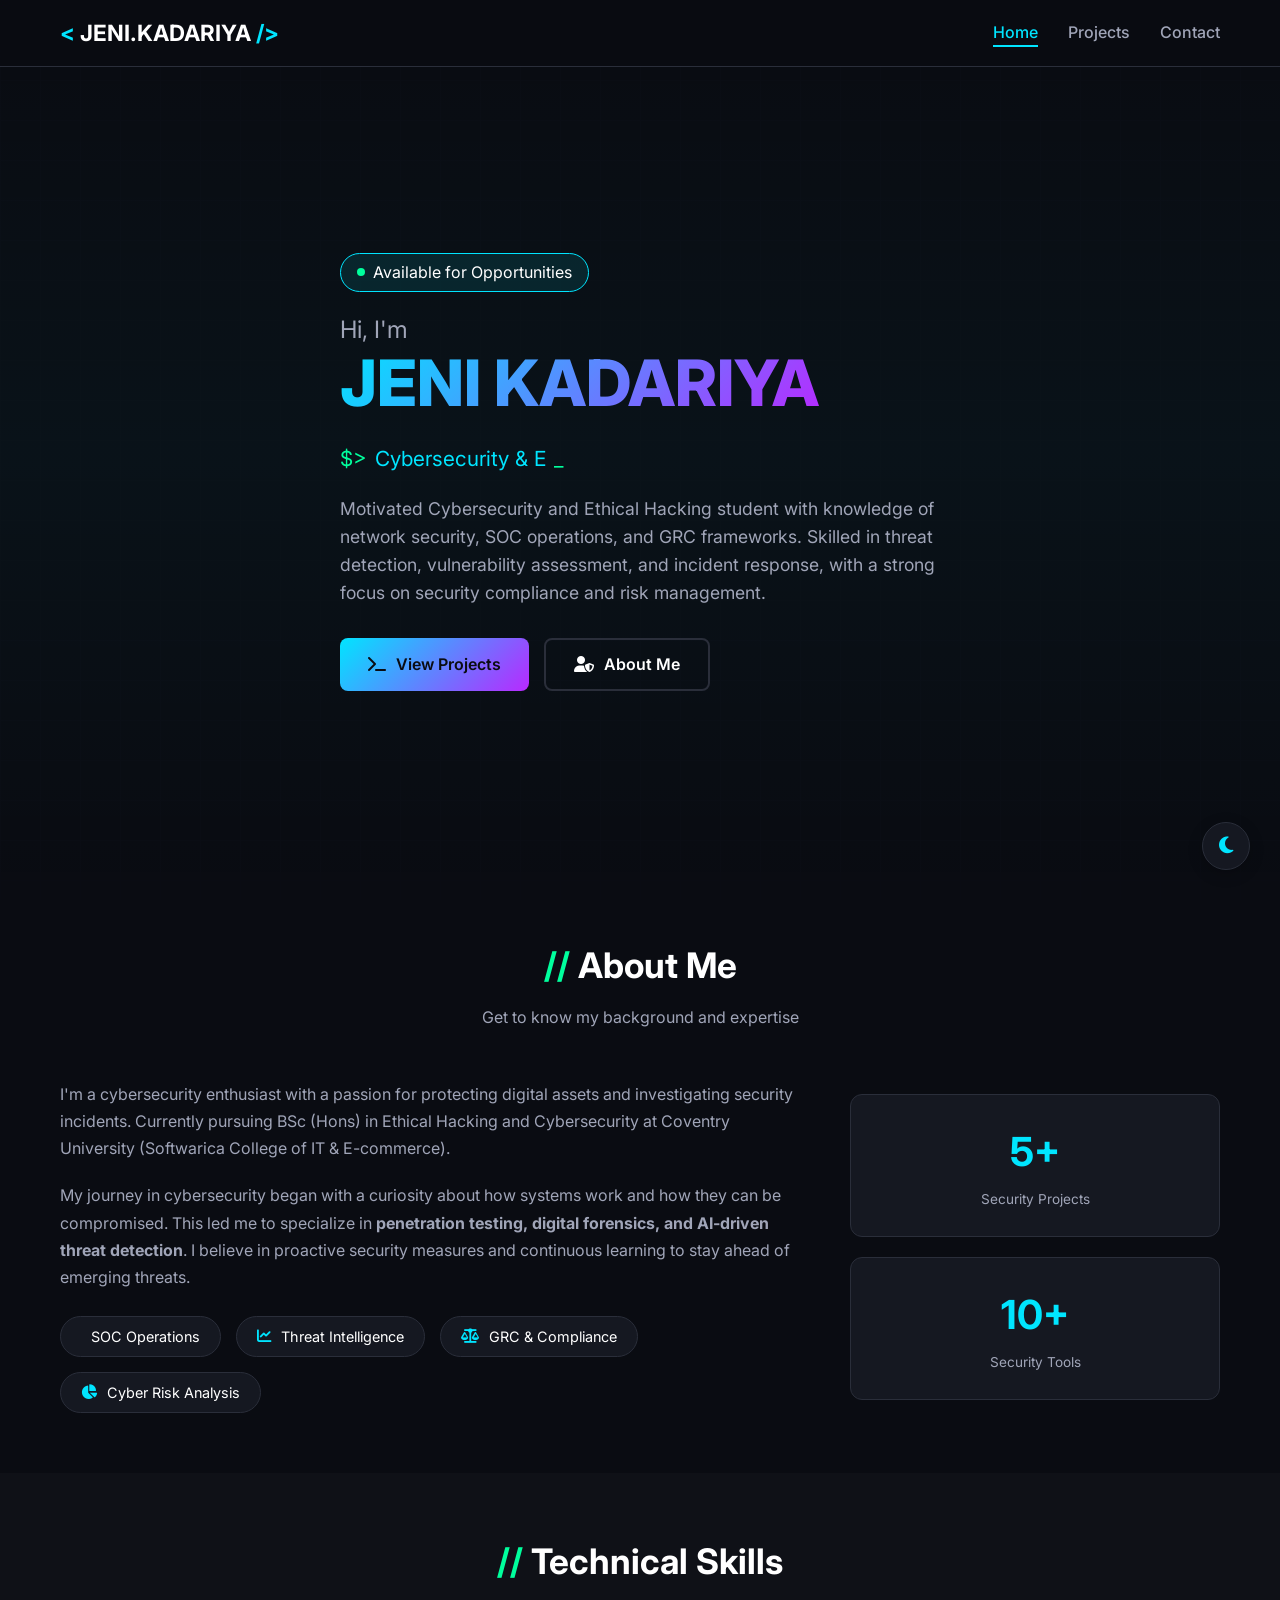
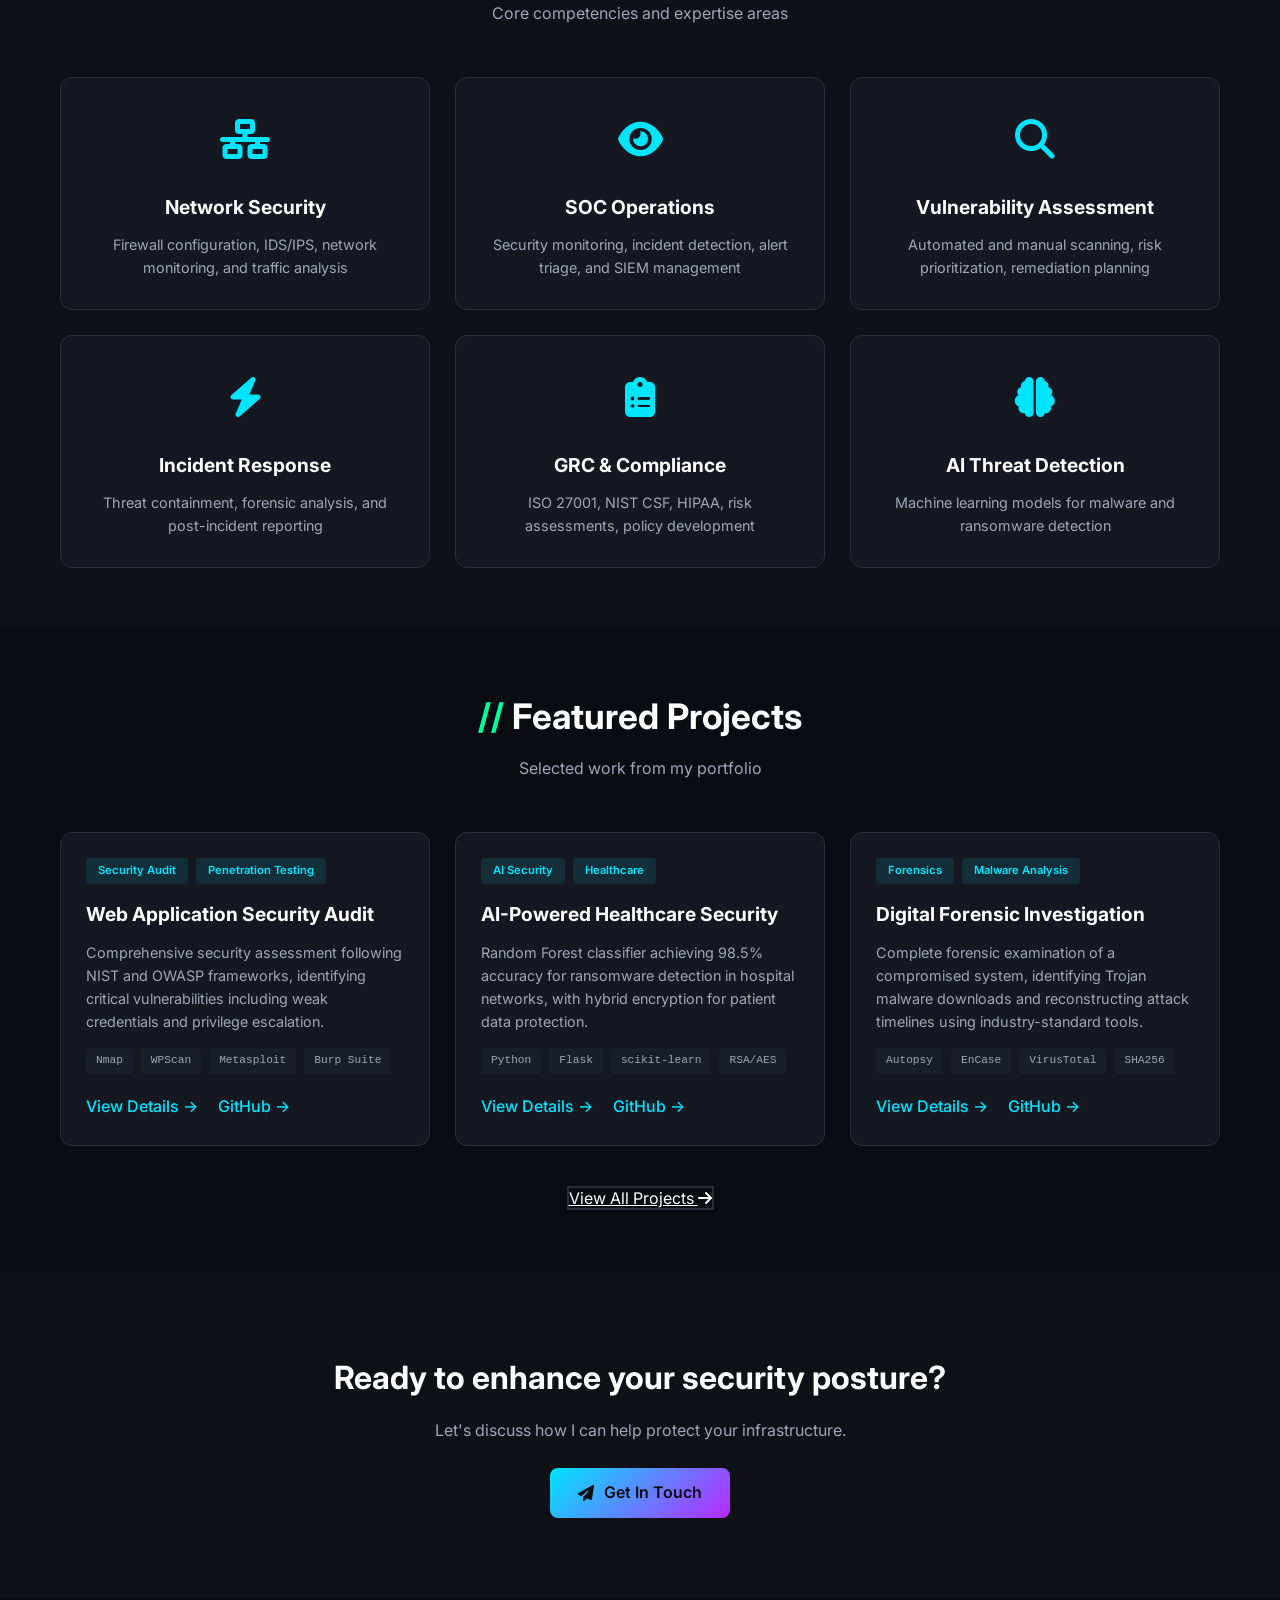
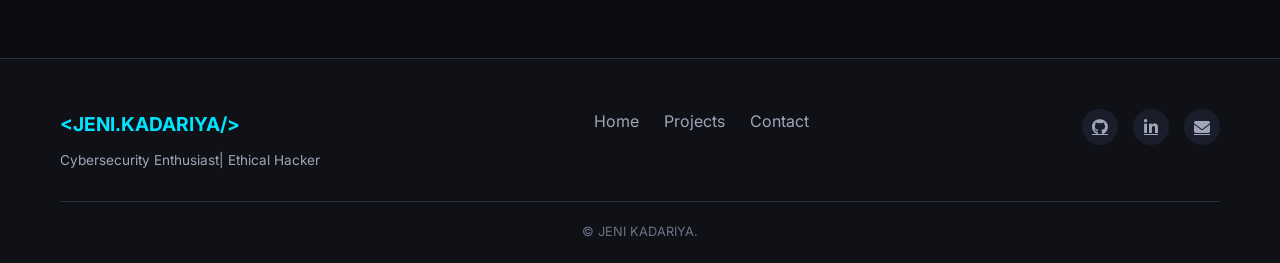
<file: index.html>
<!DOCTYPE html>
<html lang="en">
<head>
    <meta charset="UTF-8">
    <meta name="viewport" content="width=device-width, initial-scale=1.0">
    <title>JENI KADARIYA | Cybersecurity & Ethical Hacking</title>
    <link rel="stylesheet" href="assets/css/style.css">
    <link href="https://fonts.googleapis.com/css2?family=Inter:wght@300;400;500;600;700;800&display=swap" rel="stylesheet">
    <link rel="stylesheet" href="https://cdnjs.cloudflare.com/ajax/libs/font-awesome/6.5.1/css/all.min.css">
</head>
<body>

    <div class="cyber-bg">
        <div class="grid-overlay"></div>
        <div class="scan-line"></div>
    </div>

    <div class="theme-toggle">
        <button id="themeToggle" aria-label="Toggle theme">
            <i class="fas fa-moon"></i>
        </button>
    </div>

    <nav class="navbar" id="navbar">
        <div class="nav-container">
            <div class="logo">
                <a href="index.html">
                    <span class="logo-bracket">&lt;</span>
                    <span class="logo-text">JENI.KADARIYA</span>
                    <span class="logo-bracket">/&gt;</span>
                </a>
            </div>
            <div class="nav-toggle" id="navToggle">
                <span></span>
                <span></span>
                <span></span>
            </div>
            <ul class="nav-menu" id="navMenu">
                <li><a href="index.html" class="nav-link active">Home</a></li>
                <li><a href="projects.html" class="nav-link">Projects</a></li>
                <li><a href="contact.html" class="nav-link">Contact</a></li>
            </ul>
        </div>
    </nav>

    <main>
        <section class="hero">
            <div class="hero-container">
                <div class="status-badge">
                    <span class="status-dot"></span>
                    <span>Available for Opportunities</span>
                </div>
                <h1 class="hero-title">
                    <span class="greeting">Hi, I'm</span>
                    <span class="name">JENI KADARIYA</span>
                </h1>
                <div class="typing-wrapper">
                    <span class="typing-prefix">$></span>
                    <span class="typing-text" id="typingText"></span>
                    <span class="typing-cursor">_</span>
                </div>
                <p class="hero-description">
                    Motivated Cybersecurity and Ethical Hacking student with knowledge of network security, 
                    SOC operations, and GRC frameworks. Skilled in threat detection, vulnerability assessment, 
                    and incident response, with a strong focus on security compliance and risk management.
                </p>
                <div class="hero-buttons">
                    <a href="projects.html" class="btn btn-primary">
                        <i class="fas fa-terminal"></i>
                        View Projects
                    </a>
                    <a href="#about" class="btn btn-outline">
                        <i class="fas fa-user-shield"></i>
                        About Me
                    </a>
                </div>
            </div>
        </section>

        <section id="about" class="about-section">
            <div class="container">
                <div class="section-header">
                    <h2 class="section-title">
                        <span class="title-accent">//</span>
                        About Me
                    </h2>
                    <p class="section-subtitle">Get to know my background and expertise</p>
                </div>
                <div class="about-content">
                    <div class="about-text">
                        <p>I'm a cybersecurity enthusiast with a passion for protecting digital assets and investigating security incidents. Currently pursuing BSc (Hons) in Ethical Hacking and Cybersecurity at Coventry University (Softwarica College of IT & E-commerce).</p>
                        <p>My journey in cybersecurity began with a curiosity about how systems work and how they can be compromised. This led me to specialize in <strong>penetration testing, digital forensics, and AI-driven threat detection</strong>. I believe in proactive security measures and continuous learning to stay ahead of emerging threats.</p>
                        <div class="interests-grid">
                            <div class="interest-item">
                                <i class="fas fa-shield-haltered"></i>
                                <span>SOC Operations</span>
                            </div>
                            <div class="interest-item">
                                <i class="fas fa-chart-line"></i>
                                <span>Threat Intelligence</span>
                            </div>
                            <div class="interest-item">
                                <i class="fas fa-balance-scale"></i>
                                <span>GRC & Compliance</span>
                            </div>
                            <div class="interest-item">
                                <i class="fas fa-chart-pie"></i>
                                <span>Cyber Risk Analysis</span>
                            </div>
                        </div>
                    </div>
                    <div class="about-stats">
                        <div class="stat-card">
                            <div class="stat-number">5+</div>
                            <div class="stat-label">Security Projects</div>
                        </div>
                        <div class="stat-card">
                            <div class="stat-number">10+</div>
                            <div class="stat-label">Security Tools</div>
                        </div>
                    </div>
                </div>
            </div>
        </section>

        <section class="skills-section">
            <div class="container">
                <div class="section-header">
                    <h2 class="section-title">
                        <span class="title-accent">//</span>
                        Technical Skills
                    </h2>
                    <p class="section-subtitle">Core competencies and expertise areas</p>
                </div>
                <div class="skills-grid">
                    <div class="skill-card">
                        <div class="skill-icon">
                            <i class="fas fa-network-wired"></i>
                        </div>
                        <h3>Network Security</h3>
                        <p>Firewall configuration, IDS/IPS, network monitoring, and traffic analysis</p>
                    </div>
                    <div class="skill-card">
                        <div class="skill-icon">
                            <i class="fas fa-eye"></i>
                        </div>
                        <h3>SOC Operations</h3>
                        <p>Security monitoring, incident detection, alert triage, and SIEM management</p>
                    </div>
                    <div class="skill-card">
                        <div class="skill-icon">
                            <i class="fas fa-search"></i>
                        </div>
                        <h3>Vulnerability Assessment</h3>
                        <p>Automated and manual scanning, risk prioritization, remediation planning</p>
                    </div>
                    <div class="skill-card">
                        <div class="skill-icon">
                            <i class="fas fa-bolt"></i>
                        </div>
                        <h3>Incident Response</h3>
                        <p>Threat containment, forensic analysis, and post-incident reporting</p>
                    </div>
                    <div class="skill-card">
                        <div class="skill-icon">
                            <i class="fas fa-clipboard-list"></i>
                        </div>
                        <h3>GRC & Compliance</h3>
                        <p>ISO 27001, NIST CSF, HIPAA, risk assessments, policy development</p>
                    </div>
                    <div class="skill-card">
                        <div class="skill-icon">
                            <i class="fas fa-brain"></i>
                        </div>
                        <h3>AI Threat Detection</h3>
                        <p>Machine learning models for malware and ransomware detection</p>
                    </div>
                </div>
            </div>
        </section>

        <section class="featured-section">
            <div class="container">
                <div class="section-header">
                    <h2 class="section-title">
                        <span class="title-accent">//</span>
                        Featured Projects
                    </h2>
                    <p class="section-subtitle">Selected work from my portfolio</p>
                </div>
                <div class="projects-grid">
                    <div class="project-card">
                        <div class="project-tags">
                            <span class="tag">Security Audit</span>
                            <span class="tag">Penetration Testing</span>
                        </div>
                        <h3>Web Application Security Audit</h3>
                        <p>Comprehensive security assessment following NIST and OWASP frameworks, identifying critical vulnerabilities including weak credentials and privilege escalation.</p>
                        <div class="project-tech">
                            <span>Nmap</span>
                            <span>WPScan</span>
                            <span>Metasploit</span>
                            <span>Burp Suite</span>
                        </div>
                        <div class="project-links">
                            <a href="projects.html" class="btn-link">View Details →</a>
                            <a href="https://github.com/Jeni3579" target="_blank" class="btn-link">GitHub →</a>
                        </div>
                    </div>

                    <div class="project-card">
                        <div class="project-tags">
                            <span class="tag">AI Security</span>
                            <span class="tag">Healthcare</span>
                        </div>
                        <h3>AI-Powered Healthcare Security</h3>
                        <p>Random Forest classifier achieving 98.5% accuracy for ransomware detection in hospital networks, with hybrid encryption for patient data protection.</p>
                        <div class="project-tech">
                            <span>Python</span>
                            <span>Flask</span>
                            <span>scikit-learn</span>
                            <span>RSA/AES</span>
                        </div>
                        <div class="project-links">
                            <a href="projects.html" class="btn-link">View Details →</a>
                            <a href="https://github.com/Jeni3579" target="_blank" class="btn-link">GitHub →</a>
                        </div>
                    </div>

                    <div class="project-card">
                        <div class="project-tags">
                            <span class="tag">Forensics</span>
                            <span class="tag">Malware Analysis</span>
                        </div>
                        <h3>Digital Forensic Investigation</h3>
                        <p>Complete forensic examination of a compromised system, identifying Trojan malware downloads and reconstructing attack timelines using industry-standard tools.</p>
                        <div class="project-tech">
                            <span>Autopsy</span>
                            <span>EnCase</span>
                            <span>VirusTotal</span>
                            <span>SHA256</span>
                        </div>
                        <div class="project-links">
                            <a href="projects.html" class="btn-link">View Details →</a>
                            <a href="https://github.com/Jeni3579" target="_blank" class="btn-link">GitHub →</a>
                        </div>
                    </div>
                </div>
                <div class="view-all">
                    <a href="projects.html" class="btn-outline">
                        View All Projects
                        <i class="fas fa-arrow-right"></i>
                    </a>
                </div>
            </div>
        </section>

        <section class="cta-section">
            <div class="container">
                <div class="cta-content">
                    <h2>Ready to enhance your security posture?</h2>
                    <p>Let's discuss how I can help protect your infrastructure.</p>
                    <a href="contact.html" class="btn btn-primary">
                        <i class="fas fa-paper-plane"></i>
                        Get In Touch
                    </a>
                </div>
            </div>
        </section>
    </main>

    <footer class="footer">
        <div class="container">
            <div class="footer-content">
                <div class="footer-info">
                    <div class="footer-logo">
                        <span>&lt;JENI.KADARIYA/&gt;</span>
                    </div>
                    <p>Cybersecurity Enthusiast| Ethical Hacker</p>
                </div>
                <div class="footer-links">
                    <a href="index.html">Home</a>
                    <a href="projects.html">Projects</a>
                    <a href="contact.html">Contact</a>
                </div>
                <div class="footer-social">
                    <a href="https://github.com/Jeni3579" target="_blank"><i class="fab fa-github"></i></a>
                    <a href="https://www.linkedin.com/in/jeni-kadariya-0620a2279" target="_blank"><i class="fab fa-linkedin-in"></i></a>
                    <a href="mailto:kadariyajennie3579@gmail.com"><i class="fas fa-envelope"></i></a>
                </div>
            </div>
            <div class="footer-bottom">
                <p>&copy;  JENI KADARIYA.</p>
            </div>
        </div>
    </footer>

    <script src="assets/js/main.js"></script>
</body>
</html>
</file>
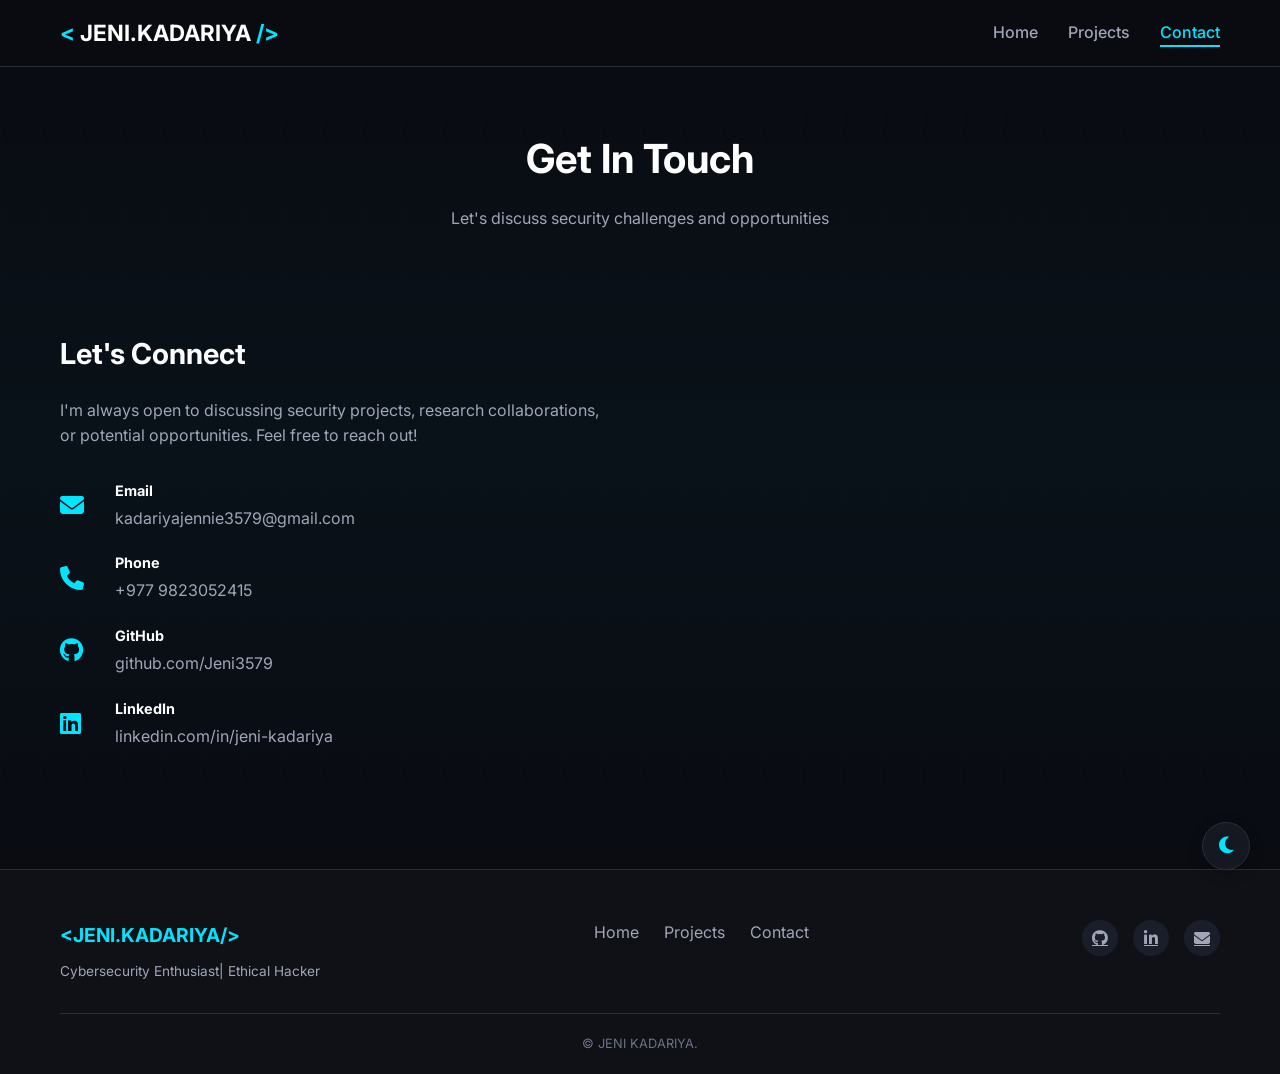
<file: contact.html>
<!DOCTYPE html>
<html lang="en">
<head>
    <meta charset="UTF-8">
    <meta name="viewport" content="width=device-width, initial-scale=1.0">
    <title>Contact | JENI KADARIYA - Cybersecurity Enthusiast</title>
    <link rel="stylesheet" href="assets/css/style.css">
    <link href="https://fonts.googleapis.com/css2?family=Inter:wght@300;400;500;600;700;800&display=swap" rel="stylesheet">
    <link rel="stylesheet" href="https://cdnjs.cloudflare.com/ajax/libs/font-awesome/6.5.1/css/all.min.css">
</head>
<body>
    
    <div class="cyber-bg">
        <div class="grid-overlay"></div>
        <div class="scan-line"></div>
    </div>

    
    <div class="theme-toggle">
        <button id="themeToggle" aria-label="Toggle theme">
            <i class="fas fa-moon"></i>
        </button>
    </div>

    <nav class="navbar" id="navbar">
        <div class="nav-container">
            <div class="logo">
                <a href="index.html">
                    <span class="logo-bracket">&lt;</span>
                    <span class="logo-text">JENI.KADARIYA</span>
                    <span class="logo-bracket">/&gt;</span>
                </a>
            </div>
            <div class="nav-toggle" id="navToggle">
                <span></span>
                <span></span>
                <span></span>
            </div>
            <ul class="nav-menu" id="navMenu">
                <li><a href="index.html" class="nav-link">Home</a></li>
                <li><a href="projects.html" class="nav-link">Projects</a></li>
                <li><a href="contact.html" class="nav-link active">Contact</a></li>
            </ul>
        </div>
    </nav>

    <main>
        <section class="page-header">
            <div class="container">
                <div class="page-header-content">
                    <h1>Get In Touch</h1>
                    <p>Let's discuss security challenges and opportunities</p>
                </div>
            </div>
        </section>

        <section class="contact-section">
            <div class="container">
                <div class="contact-wrapper">
                    <!-- Contact Info -->
                    <div class="contact-info">
                        <h2>Let's Connect</h2>
                        <p>I'm always open to discussing security projects, research collaborations, or potential opportunities. Feel free to reach out!</p>
                        
                        <div class="contact-details">
                            <div class="contact-item">
                                <i class="fas fa-envelope"></i>
                                <div>
                                    <h4>Email</h4>
                                    <a href="mailto:kadariyajennie3579@gmail.com">kadariyajennie3579@gmail.com</a>
                                </div>
                            </div>
                            <div class="contact-item">
                                <i class="fas fa-phone"></i>
                                <div>
                                    <h4>Phone</h4>
                                    <a href="tel:+9779823052415">+977 9823052415</a>
                                </div>
                            </div>
                            <div class="contact-item">
                                <i class="fab fa-github"></i>
                                <div>
                                    <h4>GitHub</h4>
                                    <a href="https://github.com/Jeni3579" target="_blank">github.com/Jeni3579</a>
                                </div>
                            </div>
                            <div class="contact-item">
                                <i class="fab fa-linkedin"></i>
                                <div>
                                    <h4>LinkedIn</h4>
                                    <a href="https://www.linkedin.com/in/jeni-kadariya-0620a2279" target="_blank">linkedin.com/in/jeni-kadariya</a>
                                </div>
                            </div>
                        </div>
                    </div>

                    
                </div>
            </div>
        </section>
    </main>

    <footer class="footer">
        <div class="container">
            <div class="footer-content">
                <div class="footer-info">
                    <div class="footer-logo">
                        <span>&lt;JENI.KADARIYA/&gt;</span>
                    </div>
                    <p>Cybersecurity Enthusiast| Ethical Hacker</p>
                </div>
                <div class="footer-links">
                    <a href="index.html">Home</a>
                    <a href="projects.html">Projects</a>
                    <a href="contact.html">Contact</a>
                </div>
                <div class="footer-social">
                    <a href="https://github.com/Jeni3579" target="_blank"><i class="fab fa-github"></i></a>
                    <a href="https://www.linkedin.com/in/jeni-kadariya-0620a2279" target="_blank"><i class="fab fa-linkedin-in"></i></a>
                    <a href="mailto:kadariyajennie3579@gmail.com"><i class="fas fa-envelope"></i></a>
                </div>
            </div>
            <div class="footer-bottom">
                <p>&copy;  JENI KADARIYA.</p>
            </div>
        </div>
    </footer>

    <script src="assets/js/main.js"></script>
</body>
</html>
</file>
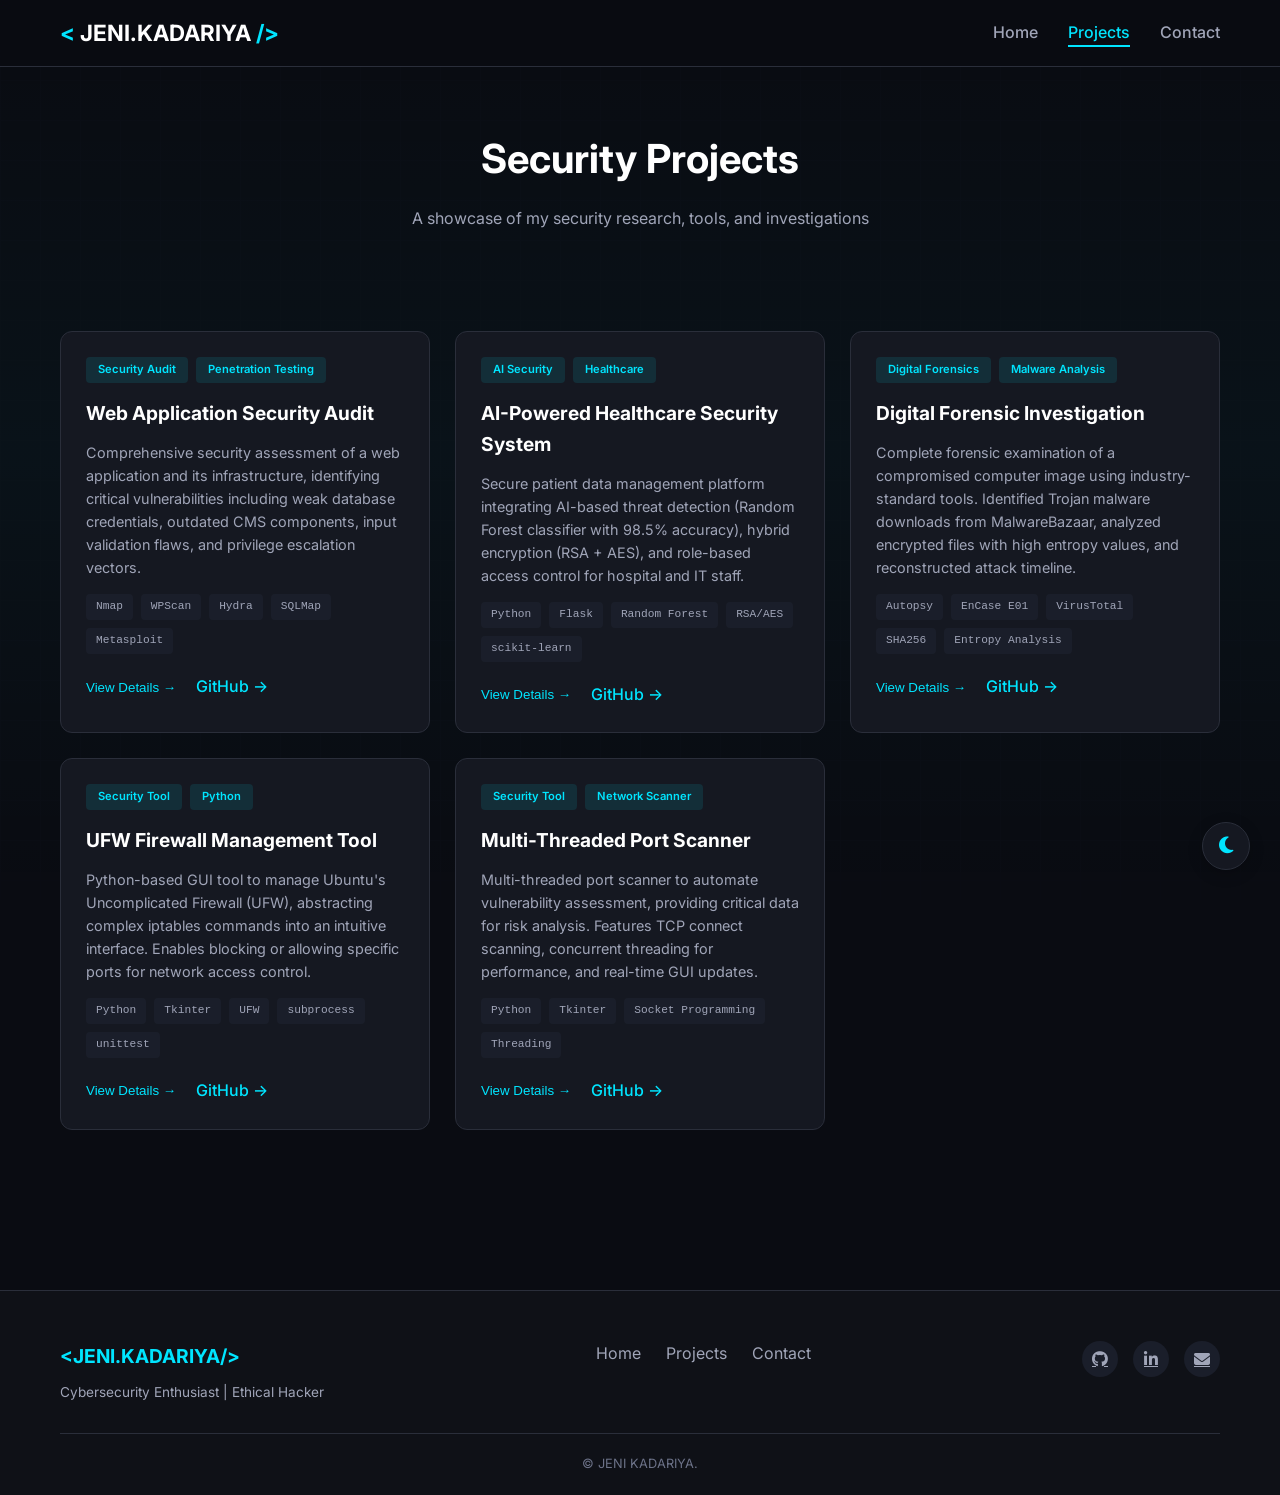
<file: projects.html>
<!DOCTYPE html>
<html lang="en">
<head>
    <meta charset="UTF-8">
    <meta name="viewport" content="width=device-width, initial-scale=1.0">
    <title>Projects | JENI KADARIYA - Cybersecurity Portfolio</title>
    <link rel="stylesheet" href="assets/css/style.css">
    <link href="https://fonts.googleapis.com/css2?family=Inter:wght@300;400;500;600;700;800&display=swap" rel="stylesheet">
    <link rel="stylesheet" href="https://cdnjs.cloudflare.com/ajax/libs/font-awesome/6.5.1/css/all.min.css">
</head>
<body>
  
    <div class="cyber-bg">
        <div class="grid-overlay"></div>
        <div class="scan-line"></div>
    </div>

    
    <div class="theme-toggle">
        <button id="themeToggle" aria-label="Toggle theme">
            <i class="fas fa-moon"></i>
        </button>
    </div>

    <nav class="navbar" id="navbar">
        <div class="nav-container">
            <div class="logo">
                <a href="index.html">
                    <span class="logo-bracket">&lt;</span>
                    <span class="logo-text">JENI.KADARIYA</span>
                    <span class="logo-bracket">/&gt;</span>
                </a>
            </div>
            <div class="nav-toggle" id="navToggle">
                <span></span>
                <span></span>
                <span></span>
            </div>
            <ul class="nav-menu" id="navMenu">
                <li><a href="index.html" class="nav-link">Home</a></li>
                <li><a href="projects.html" class="nav-link active">Projects</a></li>
                <li><a href="contact.html" class="nav-link">Contact</a></li>
            </ul>
        </div>
    </nav>

    <main>

        <section class="page-header">
            <div class="container">
                <div class="page-header-content">
                    <h1>Security Projects</h1>
                    <p>A showcase of my security research, tools, and investigations</p>
                </div>
            </div>
        </section>

        
        <section class="all-projects">
            <div class="container">
                <div class="projects-grid" id="projectsGrid">
                   
                    <div class="project-card" data-project="1">
                        <div class="project-tags">
                            <span class="tag">Security Audit</span>
                            <span class="tag">Penetration Testing</span>
                        </div>
                        <h3>Web Application Security Audit</h3>
                        <p>Comprehensive security assessment of a web application and its infrastructure, identifying critical vulnerabilities including weak database credentials, outdated CMS components, input validation flaws, and privilege escalation vectors.</p>
                        <div class="project-tech">
                            <span>Nmap</span>
                            <span>WPScan</span>
                            <span>Hydra</span>
                            <span>SQLMap</span>
                            <span>Metasploit</span>
                        </div>
                        <div class="project-links">
                            <button class="btn-link view-details" data-project="1">View Details →</button>
                            <a href="https://github.com/Jeni3579" target="_blank" class="btn-link">GitHub →</a>
                        </div>
                    </div>

                    
                    <div class="project-card" data-project="2">
                        <div class="project-tags">
                            <span class="tag">AI Security</span>
                            <span class="tag">Healthcare</span>
                        </div>
                        <h3>AI-Powered Healthcare Security System</h3>
                        <p>Secure patient data management platform integrating AI-based threat detection (Random Forest classifier with 98.5% accuracy), hybrid encryption (RSA + AES), and role-based access control for hospital and IT staff.</p>
                        <div class="project-tech">
                            <span>Python</span>
                            <span>Flask</span>
                            <span>Random Forest</span>
                            <span>RSA/AES</span>
                            <span>scikit-learn</span>
                        </div>
                        <div class="project-links">
                            <button class="btn-link view-details" data-project="2">View Details →</button>
                            <a href="https://github.com/Jeni3579" target="_blank" class="btn-link">GitHub →</a>
                        </div>
                    </div>

                   
                    <div class="project-card" data-project="3">
                        <div class="project-tags">
                            <span class="tag">Digital Forensics</span>
                            <span class="tag">Malware Analysis</span>
                        </div>
                        <h3>Digital Forensic Investigation</h3>
                        <p>Complete forensic examination of a compromised computer image using industry-standard tools. Identified Trojan malware downloads from MalwareBazaar, analyzed encrypted files with high entropy values, and reconstructed attack timeline.</p>
                        <div class="project-tech">
                            <span>Autopsy</span>
                            <span>EnCase E01</span>
                            <span>VirusTotal</span>
                            <span>SHA256</span>
                            <span>Entropy Analysis</span>
                        </div>
                        <div class="project-links">
                            <button class="btn-link view-details" data-project="3">View Details →</button>
                            <a href="https://github.com/Jeni3579" target="_blank" class="btn-link">GitHub →</a>
                        </div>
                    </div>

                    
                    <div class="project-card" data-project="4">
                        <div class="project-tags">
                            <span class="tag">Security Tool</span>
                            <span class="tag">Python</span>
                        </div>
                        <h3>UFW Firewall Management Tool</h3>
                        <p>Python-based GUI tool to manage Ubuntu's Uncomplicated Firewall (UFW), abstracting complex iptables commands into an intuitive interface. Enables blocking or allowing specific ports for network access control.</p>
                        <div class="project-tech">
                            <span>Python</span>
                            <span>Tkinter</span>
                            <span>UFW</span>
                            <span>subprocess</span>
                            <span>unittest</span>
                        </div>
                        <div class="project-links">
                            <button class="btn-link view-details" data-project="4">View Details →</button>
                            <a href="https://github.com/Jeni3579" target="_blank" class="btn-link">GitHub →</a>
                        </div>
                    </div>


                    <div class="project-card" data-project="5">
                        <div class="project-tags">
                            <span class="tag">Security Tool</span>
                            <span class="tag">Network Scanner</span>
                        </div>
                        <h3>Multi-Threaded Port Scanner</h3>
                        <p>Multi-threaded port scanner to automate vulnerability assessment, providing critical data for risk analysis. Features TCP connect scanning, concurrent threading for performance, and real-time GUI updates.</p>
                        <div class="project-tech">
                            <span>Python</span>
                            <span>Tkinter</span>
                            <span>Socket Programming</span>
                            <span>Threading</span>
                        </div>
                        <div class="project-links">
                            <button class="btn-link view-details" data-project="5">View Details →</button>
                            <a href="https://github.com/Jeni3579" target="_blank" class="btn-link">GitHub →</a>
                        </div>
                    </div>
                </div>
            </div>
        </section>
    </main>


    <div class="modal" id="projectModal">
        <div class="modal-content">
            <button class="modal-close">&times;</button>
            <div class="modal-body" id="modalBody"></div>
        </div>
    </div>

    <footer class="footer">
        <div class="container">
            <div class="footer-content">
                <div class="footer-info">
                    <div class="footer-logo">
                        <span>&lt;JENI.KADARIYA/&gt;</span>
                    </div>
                    <p>Cybersecurity Enthusiast | Ethical Hacker</p>
                </div>
                <div class="footer-links">
                    <a href="index.html">Home</a>
                    <a href="projects.html">Projects</a>
                    <a href="contact.html">Contact</a>
                </div>
                <div class="footer-social">
                    <a href="https://github.com/Jeni3579" target="_blank"><i class="fab fa-github"></i></a>
                    <a href="https://www.linkedin.com/in/jeni-kadariya-0620a2279" target="_blank"><i class="fab fa-linkedin-in"></i></a>
                    <a href="mailto:kadariyajennie3579@gmail.com"><i class="fas fa-envelope"></i></a>
                </div>
            </div>
            <div class="footer-bottom">
                <p>&copy; JENI KADARIYA. </p>
            </div>
        </div>
    </footer>

    <script src="assets/js/main.js"></script>
</body>
</html>
</file>
<file: assets/css/style.css>
/* ============================================
   JENI KADARIYA - Cybersecurity Portfolio
   SOC Dashboard Style - Modern Dark Theme
   ============================================ */

/* CSS Variables */
:root {
    /* Dark Theme (Default) */
    --bg-primary: #0a0c12;
    --bg-secondary: #0f1117;
    --bg-card: #151821;
    --bg-hover: #1a1e2a;
    --text-primary: #ffffff;
    --text-secondary: #a0a5b8;
    --text-muted: #6c7288;
    --accent-cyan: #00e5ff;
    --accent-purple: #b829ff;
    --accent-green: #00ff9d;
    --accent-blue: #3b82f6;
    --border-color: #2a2e3a;
    --glow-cyan: rgba(0, 229, 255, 0.15);
    --glow-purple: rgba(184, 41, 255, 0.15);
    --glow-green: rgba(0, 255, 157, 0.15);
    --danger: #ff4d4d;
    --success: #00ff9d;
    --warning: #ffaa00;
    --transition: all 0.3s ease;
}

/* Light Theme */
[data-theme="light"] {
    --bg-primary: #f0f2f8;
    --bg-secondary: #ffffff;
    --bg-card: #ffffff;
    --bg-hover: #e8ebf3;
    --text-primary: #1a1a2e;
    --text-secondary: #4a4a6a;
    --text-muted: #8a8aa0;
    --border-color: #e0e4ec;
}

* {
    margin: 0;
    padding: 0;
    box-sizing: border-box;
}

html {
    scroll-behavior: smooth;
}

body {
    font-family: 'Inter', sans-serif;
    background-color: var(--bg-primary);
    color: var(--text-primary);
    line-height: 1.6;
    transition: var(--transition);
    overflow-x: hidden;
}

.container {
    max-width: 1200px;
    margin: 0 auto;
    padding: 0 20px;
}

/* ============================================
   Cyber Background Animation
   ============================================ */
.cyber-bg {
    position: fixed;
    top: 0;
    left: 0;
    width: 100%;
    height: 100%;
    z-index: -2;
    overflow: hidden;
}

.grid-overlay {
    position: absolute;
    top: 0;
    left: 0;
    width: 100%;
    height: 100%;
    background-image: 
        linear-gradient(var(--border-color) 1px, transparent 1px),
        linear-gradient(90deg, var(--border-color) 1px, transparent 1px);
    background-size: 40px 40px;
    opacity: 0.04;
}

.scan-line {
    position: absolute;
    top: 0;
    left: 0;
    width: 100%;
    height: 100%;
    background: linear-gradient(180deg, transparent 0%, rgba(0, 229, 255, 0.03) 50%, transparent 100%);
    animation: scan 8s linear infinite;
    pointer-events: none;
}

@keyframes scan {
    0% { transform: translateY(-100%); }
    100% { transform: translateY(100%); }
}

/* ============================================
   Theme Toggle
   ============================================ */
.theme-toggle {
    position: fixed;
    bottom: 30px;
    right: 30px;
    z-index: 1000;
}

.theme-toggle button {
    width: 48px;
    height: 48px;
    border-radius: 50%;
    background: var(--bg-card);
    border: 1px solid var(--border-color);
    color: var(--accent-cyan);
    cursor: pointer;
    font-size: 1.2rem;
    transition: var(--transition);
    box-shadow: 0 4px 15px rgba(0, 0, 0, 0.2);
}

.theme-toggle button:hover {
    transform: scale(1.1);
    border-color: var(--accent-cyan);
    box-shadow: 0 0 20px var(--glow-cyan);
}

/* ============================================
   Navigation
   ============================================ */
.navbar {
    position: sticky;
    top: 0;
    z-index: 999;
    background: rgba(10, 12, 18, 0.95);
    backdrop-filter: blur(10px);
    border-bottom: 1px solid var(--border-color);
    padding: 15px 0;
    transition: var(--transition);
}

[data-theme="light"] .navbar {
    background: rgba(255, 255, 255, 0.95);
}

.nav-container {
    max-width: 1200px;
    margin: 0 auto;
    padding: 0 20px;
    display: flex;
    justify-content: space-between;
    align-items: center;
}

.logo a {
    text-decoration: none;
    font-size: 1.4rem;
    font-weight: 700;
}

.logo-bracket {
    color: var(--accent-cyan);
}

.logo-text {
    color: var(--text-primary);
}

.nav-menu {
    display: flex;
    gap: 30px;
    list-style: none;
}

.nav-link {
    text-decoration: none;
    color: var(--text-secondary);
    font-weight: 500;
    transition: var(--transition);
    position: relative;
}

.nav-link:hover,
.nav-link.active {
    color: var(--accent-cyan);
}

.nav-link::after {
    content: '';
    position: absolute;
    bottom: -5px;
    left: 0;
    width: 0;
    height: 2px;
    background: var(--accent-cyan);
    transition: var(--transition);
}

.nav-link:hover::after,
.nav-link.active::after {
    width: 100%;
}

.nav-toggle {
    display: none;
    flex-direction: column;
    gap: 6px;
    cursor: pointer;
}

.nav-toggle span {
    width: 25px;
    height: 2px;
    background: var(--text-primary);
    transition: var(--transition);
}

/* ============================================
   Buttons
   ============================================ */
.btn {
    display: inline-flex;
    align-items: center;
    gap: 10px;
    padding: 12px 28px;
    border-radius: 8px;
    text-decoration: none;
    font-weight: 600;
    transition: var(--transition);
    cursor: pointer;
    border: none;
    font-family: inherit;
}

.btn-primary {
    background: linear-gradient(135deg, var(--accent-cyan), var(--accent-purple));
    color: var(--bg-primary);
}

.btn-primary:hover {
    transform: translateY(-2px);
    box-shadow: 0 5px 20px var(--glow-cyan);
}

.btn-outline {
    background: transparent;
    border: 2px solid var(--border-color);
    color: var(--text-primary);
}

.btn-outline:hover {
    border-color: var(--accent-cyan);
    color: var(--accent-cyan);
    transform: translateY(-2px);
}

.btn-link {
    background: none;
    border: none;
    color: var(--accent-cyan);
    text-decoration: none;
    font-weight: 500;
    cursor: pointer;
    transition: var(--transition);
}

.btn-link:hover {
    color: var(--accent-purple);
    transform: translateX(5px);
}

/* ============================================
   Hero Section
   ============================================ */
.hero {
    min-height: 90vh;
    display: flex;
    align-items: center;
    padding: 80px 0;
}

.hero-container {
    max-width: 1200px;
    margin: 0 auto;
    padding: 0 20px;
}

.status-badge {
    display: inline-flex;
    align-items: center;
    gap: 8px;
    background: rgba(0, 229, 255, 0.1);
    border: 1px solid var(--accent-cyan);
    border-radius: 50px;
    padding: 6px 16px;
    margin-bottom: 24px;
}

.status-dot {
    width: 8px;
    height: 8px;
    background: var(--success);
    border-radius: 50%;
    animation: pulse 1.5s infinite;
}

@keyframes pulse {
    0%, 100% { opacity: 1; transform: scale(1); }
    50% { opacity: 0.5; transform: scale(1.2); }
}

.hero-title {
    font-size: 4rem;
    font-weight: 800;
    margin-bottom: 20px;
    line-height: 1.2;
}

.greeting {
    display: block;
    font-size: 1.5rem;
    color: var(--text-secondary);
    font-weight: 400;
}

.name {
    background: linear-gradient(135deg, var(--accent-cyan), var(--accent-purple));
    -webkit-background-clip: text;
    background-clip: text;
    color: transparent;
}

.typing-wrapper {
    display: flex;
    align-items: center;
    gap: 8px;
    margin-bottom: 20px;
    font-size: 1.3rem;
}

.typing-prefix {
    color: var(--accent-green);
}

.typing-text {
    color: var(--accent-cyan);
}

.typing-cursor {
    color: var(--accent-green);
    animation: blink 1s infinite;
}

@keyframes blink {
    0%, 100% { opacity: 1; }
    50% { opacity: 0; }
}

.hero-description {
    font-size: 1.1rem;
    color: var(--text-secondary);
    max-width: 600px;
    margin-bottom: 30px;
}

.hero-buttons {
    display: flex;
    gap: 15px;
    flex-wrap: wrap;
}

/* ============================================
   Section Styles
   ============================================ */
.section-header {
    text-align: center;
    margin-bottom: 50px;
}

.section-title {
    font-size: 2.2rem;
    font-weight: 700;
    margin-bottom: 12px;
}

.title-accent {
    color: var(--accent-green);
}

.section-subtitle {
    color: var(--text-secondary);
    font-size: 1rem;
}

/* About Section */
.about-section {
    padding: 60px 0;
}

.about-content {
    display: grid;
    grid-template-columns: 2fr 1fr;
    gap: 50px;
    align-items: center;
}

.about-text p {
    color: var(--text-secondary);
    margin-bottom: 20px;
    line-height: 1.7;
}

.interests-grid {
    display: flex;
    flex-wrap: wrap;
    gap: 15px;
    margin-top: 25px;
}

.interest-item {
    display: flex;
    align-items: center;
    gap: 10px;
    background: var(--bg-card);
    border: 1px solid var(--border-color);
    border-radius: 50px;
    padding: 8px 20px;
    font-size: 0.9rem;
    transition: var(--transition);
}

.interest-item i {
    color: var(--accent-cyan);
}

.interest-item:hover {
    border-color: var(--accent-cyan);
    transform: translateY(-2px);
}

.about-stats {
    display: flex;
    flex-direction: column;
    gap: 20px;
}

.stat-card {
    background: var(--bg-card);
    border: 1px solid var(--border-color);
    border-radius: 12px;
    padding: 25px;
    text-align: center;
    transition: var(--transition);
}

.stat-card:hover {
    border-color: var(--accent-cyan);
    transform: translateY(-3px);
}

.stat-number {
    font-size: 2.5rem;
    font-weight: 700;
    color: var(--accent-cyan);
}

.stat-label {
    font-size: 0.85rem;
    color: var(--text-secondary);
    margin-top: 5px;
}

/* Skills Section */
.skills-section {
    padding: 60px 0;
    background: var(--bg-secondary);
}

.skills-grid {
    display: grid;
    grid-template-columns: repeat(auto-fit, minmax(300px, 1fr));
    gap: 25px;
}

.skill-card {
    background: var(--bg-card);
    border: 1px solid var(--border-color);
    border-radius: 12px;
    padding: 30px;
    text-align: center;
    transition: var(--transition);
}

.skill-card:hover {
    transform: translateY(-5px);
    border-color: var(--accent-cyan);
    box-shadow: 0 10px 30px var(--glow-cyan);
}

.skill-icon {
    font-size: 2.5rem;
    color: var(--accent-cyan);
    margin-bottom: 20px;
}

.skill-card h3 {
    font-size: 1.2rem;
    margin-bottom: 10px;
}

.skill-card p {
    color: var(--text-secondary);
    font-size: 0.9rem;
    line-height: 1.6;
}

/* Featured Projects */
.featured-section {
    padding: 60px 0;
}

.projects-grid {
    display: grid;
    grid-template-columns: repeat(auto-fit, minmax(350px, 1fr));
    gap: 25px;
    margin-bottom: 40px;
}

.project-card {
    background: var(--bg-card);
    border: 1px solid var(--border-color);
    border-radius: 12px;
    padding: 25px;
    transition: var(--transition);
}

.project-card:hover {
    transform: translateY(-5px);
    border-color: var(--accent-cyan);
    box-shadow: 0 10px 30px var(--glow-cyan);
}

.project-tags {
    display: flex;
    flex-wrap: wrap;
    gap: 8px;
    margin-bottom: 15px;
}

.tag {
    background: rgba(0, 229, 255, 0.1);
    color: var(--accent-cyan);
    padding: 4px 12px;
    border-radius: 4px;
    font-size: 0.7rem;
    font-weight: 600;
}

.project-card h3 {
    font-size: 1.2rem;
    margin-bottom: 12px;
}

.project-card p {
    color: var(--text-secondary);
    font-size: 0.9rem;
    margin-bottom: 15px;
    line-height: 1.6;
}

.project-tech {
    display: flex;
    flex-wrap: wrap;
    gap: 8px;
    margin-bottom: 20px;
}

.project-tech span {
    background: var(--bg-hover);
    padding: 4px 10px;
    border-radius: 4px;
    font-size: 0.7rem;
    font-family: monospace;
    color: var(--text-secondary);
}

.project-links {
    display: flex;
    gap: 20px;
}

.view-all {
    text-align: center;
    margin-top: 20px;
}

/* CTA Section */
.cta-section {
    padding: 80px 0;
    text-align: center;
    background: var(--bg-secondary);
}

.cta-content h2 {
    font-size: 2rem;
    margin-bottom: 15px;
}

.cta-content p {
    color: var(--text-secondary);
    margin-bottom: 25px;
}

/* Page Header */
.page-header {
    padding: 60px 0 40px;
    text-align: center;
}

.page-header-content h1 {
    font-size: 2.5rem;
    margin-bottom: 15px;
}

.page-header-content p {
    color: var(--text-secondary);
}

/* Projects Page */
.all-projects {
    padding: 60px 0;
}

/* Contact Page */
.contact-section {
    padding: 60px 0;
}

.contact-wrapper {
    display: grid;
    grid-template-columns: 1fr 1fr;
    gap: 50px;
}

.contact-info h2,
.contact-form h2 {
    font-size: 1.8rem;
    margin-bottom: 20px;
}

.contact-info p {
    color: var(--text-secondary);
    margin-bottom: 30px;
}

.contact-details {
    display: flex;
    flex-direction: column;
    gap: 20px;
}

.contact-item {
    display: flex;
    align-items: center;
    gap: 15px;
}

.contact-item i {
    font-size: 1.5rem;
    color: var(--accent-cyan);
    width: 40px;
}

.contact-item h4 {
    font-size: 0.9rem;
    margin-bottom: 4px;
}

.contact-item a {
    color: var(--text-secondary);
    text-decoration: none;
    transition: var(--transition);
}

.contact-item a:hover {
    color: var(--accent-cyan);
}

/* Form Styles */
.form-group {
    margin-bottom: 20px;
}

.form-group label {
    display: block;
    margin-bottom: 8px;
    font-weight: 500;
}

.form-group input,
.form-group textarea {
    width: 100%;
    padding: 12px 15px;
    background: var(--bg-card);
    border: 1px solid var(--border-color);
    border-radius: 8px;
    color: var(--text-primary);
    font-family: inherit;
    transition: var(--transition);
}

.form-group input:focus,
.form-group textarea:focus {
    outline: none;
    border-color: var(--accent-cyan);
    box-shadow: 0 0 10px var(--glow-cyan);
}

.error-message {
    display: block;
    font-size: 0.75rem;
    color: var(--danger);
    margin-top: 5px;
}

.form-success {
    text-align: center;
    padding: 20px;
    background: rgba(0, 255, 157, 0.1);
    border: 1px solid var(--success);
    border-radius: 8px;
    margin-top: 20px;
}

.form-success i {
    font-size: 2rem;
    color: var(--success);
    margin-bottom: 10px;
}

/* Modal */
.modal {
    display: none;
    position: fixed;
    top: 0;
    left: 0;
    width: 100%;
    height: 100%;
    background: rgba(0, 0, 0, 0.95);
    z-index: 2000;
    justify-content: center;
    align-items: center;
}

.modal.active {
    display: flex;
}

.modal-content {
    background: var(--bg-card);
    border: 1px solid var(--accent-cyan);
    border-radius: 16px;
    max-width: 600px;
    width: 90%;
    max-height: 80vh;
    overflow-y: auto;
    position: relative;
}

.modal-close {
    position: absolute;
    top: 15px;
    right: 20px;
    background: none;
    border: none;
    font-size: 2rem;
    color: var(--text-secondary);
    cursor: pointer;
    transition: var(--transition);
}

.modal-close:hover {
    color: var(--danger);
}

.modal-body {
    padding: 30px;
}

/* Footer */
.footer {
    background: var(--bg-secondary);
    border-top: 1px solid var(--border-color);
    padding: 50px 0 20px;
    margin-top: 60px;
}

.footer-content {
    display: flex;
    justify-content: space-between;
    flex-wrap: wrap;
    gap: 30px;
    margin-bottom: 30px;
}

.footer-logo span {
    font-size: 1.2rem;
    font-weight: 700;
    color: var(--accent-cyan);
}

.footer-info p {
    color: var(--text-secondary);
    font-size: 0.85rem;
    margin-top: 10px;
}

.footer-links {
    display: flex;
    gap: 25px;
}

.footer-links a {
    color: var(--text-secondary);
    text-decoration: none;
    transition: var(--transition);
}

.footer-links a:hover {
    color: var(--accent-cyan);
}

.footer-social {
    display: flex;
    gap: 15px;
}

.footer-social a {
    width: 36px;
    height: 36px;
    display: flex;
    align-items: center;
    justify-content: center;
    background: var(--bg-hover);
    border-radius: 50%;
    color: var(--text-secondary);
    transition: var(--transition);
}

.footer-social a:hover {
    background: var(--accent-cyan);
    color: var(--bg-primary);
    transform: translateY(-3px);
}

.footer-bottom {
    text-align: center;
    padding-top: 20px;
    border-top: 1px solid var(--border-color);
    color: var(--text-muted);
    font-size: 0.8rem;
}

/* ============================================
   Responsive Design
   ============================================ */
@media (max-width: 768px) {
    .nav-toggle {
        display: flex;
    }
    
    .nav-menu {
        position: fixed;
        top: 70px;
        left: -100%;
        width: 100%;
        height: calc(100vh - 70px);
        background: var(--bg-primary);
        flex-direction: column;
        align-items: center;
        justify-content: center;
        transition: var(--transition);
        z-index: 998;
    }
    
    .nav-menu.active {
        left: 0;
    }
    
    .hero-title {
        font-size: 2.5rem;
    }
    
    .hero-description {
        font-size: 1rem;
    }
    
    .about-content {
        grid-template-columns: 1fr;
    }
    
    .about-stats {
        flex-direction: row;
        justify-content: center;
    }
    
    .contact-wrapper {
        grid-template-columns: 1fr;
    }
    
    .footer-content {
        flex-direction: column;
        text-align: center;
    }
    
    .footer-links {
        justify-content: center;
    }
    
    .footer-social {
        justify-content: center;
    }
    
    .projects-grid {
        grid-template-columns: 1fr;
    }
}

@media (max-width: 480px) {
    .hero-title {
        font-size: 2rem;
    }
    
    .typing-wrapper {
        font-size: 1rem;
    }
    
    .section-title {
        font-size: 1.8rem;
    }
    
    .about-stats {
        flex-wrap: wrap;
    }
    
    .skills-grid {
        grid-template-columns: 1fr;
    }
}
</file>
